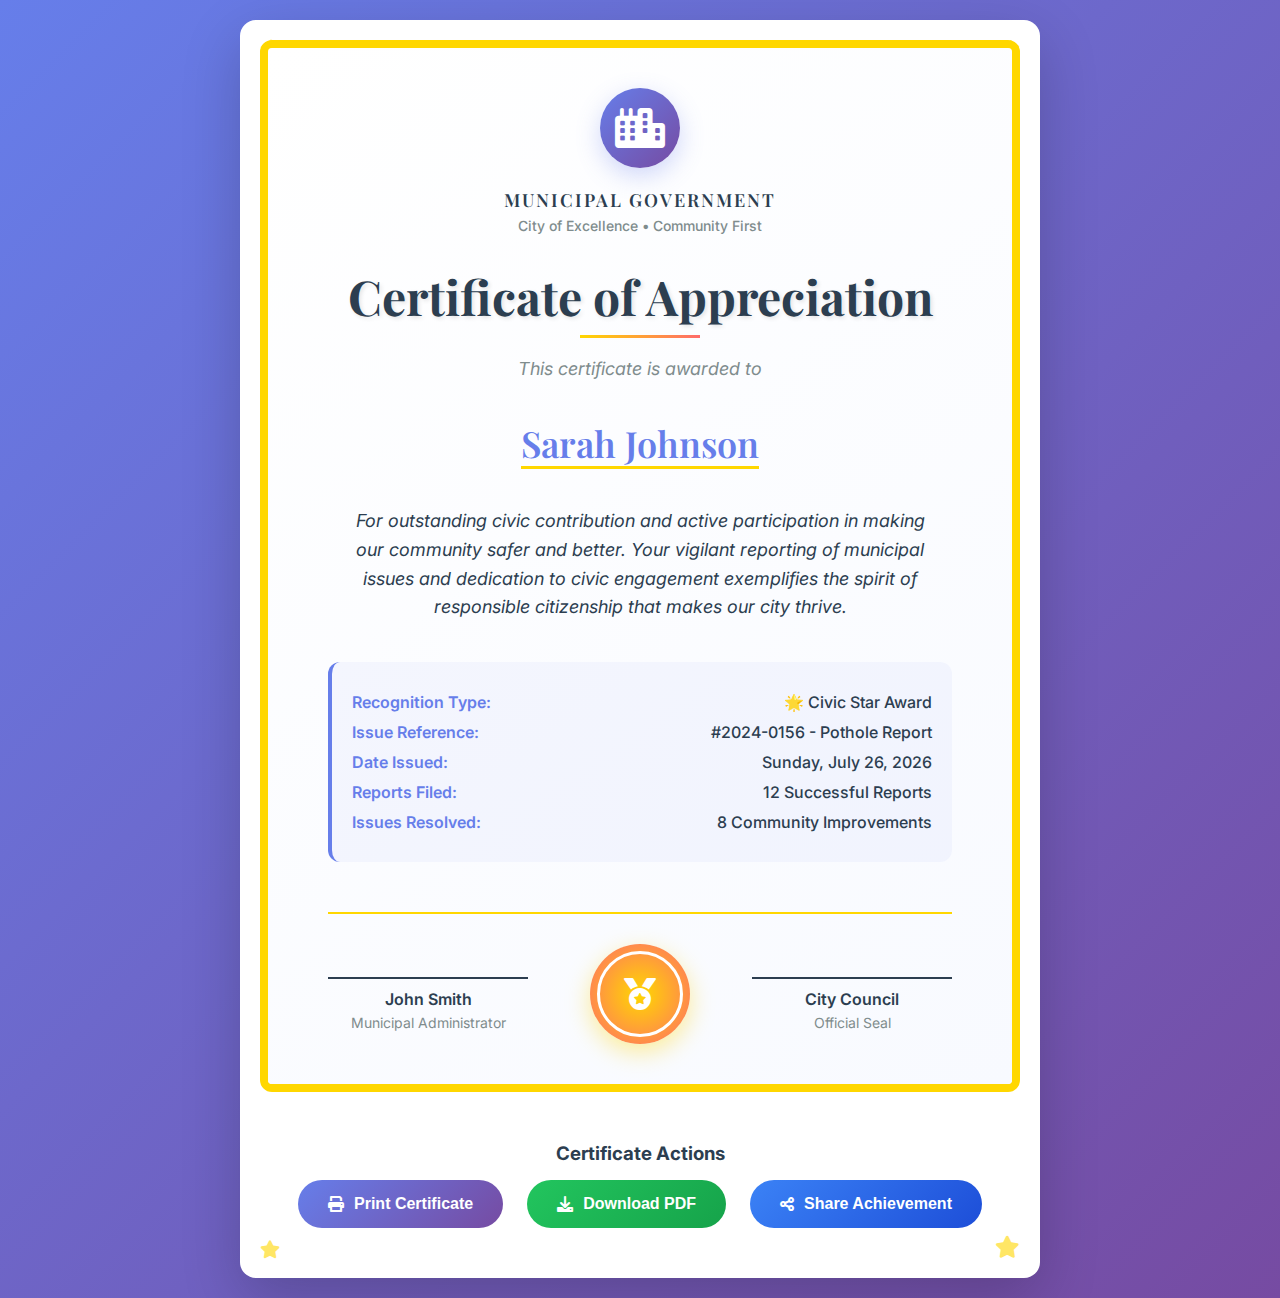
<file: civic-admin-dashboard/certificate-preview.html>
<!DOCTYPE html>
<html lang="en">
<head>
    <meta charset="UTF-8">
    <meta name="viewport" content="width=device-width, initial-scale=1.0">
    <title>Civic Star Certificate Preview</title>
    <link href="https://cdnjs.cloudflare.com/ajax/libs/font-awesome/6.0.0/css/all.min.css" rel="stylesheet">
    <link href="https://fonts.googleapis.com/css2?family=Inter:wght@300;400;500;600;700&family=Playfair+Display:wght@400;600;700&display=swap" rel="stylesheet">
    <style>
        * {
            margin: 0;
            padding: 0;
            box-sizing: border-box;
        }

        body {
            font-family: 'Inter', sans-serif;
            background: linear-gradient(135deg, #667eea 0%, #764ba2 100%);
            min-height: 100vh;
            display: flex;
            align-items: center;
            justify-content: center;
            padding: 20px;
        }

        .certificate-container {
            background: white;
            max-width: 800px;
            width: 100%;
            border-radius: 16px;
            box-shadow: 0 20px 60px rgba(0,0,0,0.2);
            overflow: hidden;
            position: relative;
        }

        .certificate-border {
            border: 8px solid #ffd700;
            border-radius: 12px;
            margin: 20px;
            position: relative;
            overflow: hidden;
        }

        .certificate-border::before {
            content: '';
            position: absolute;
            top: 0;
            left: 0;
            right: 0;
            bottom: 0;
            background: 
                radial-gradient(circle at 25% 25%, #ffd700 2px, transparent 2px),
                radial-gradient(circle at 75% 25%, #ffd700 2px, transparent 2px),
                radial-gradient(circle at 25% 75%, #ffd700 2px, transparent 2px),
                radial-gradient(circle at 75% 75%, #ffd700 2px, transparent 2px);
            background-size: 20px 20px;
            opacity: 0.3;
            pointer-events: none;
        }

        .certificate-content {
            padding: 40px 60px;
            text-align: center;
            position: relative;
            background: linear-gradient(145deg, #ffffff 0%, #f8faff 100%);
        }

        .certificate-header {
            margin-bottom: 30px;
            position: relative;
        }

        .municipal-logo {
            width: 80px;
            height: 80px;
            background: linear-gradient(135deg, #667eea, #764ba2);
            border-radius: 50%;
            display: flex;
            align-items: center;
            justify-content: center;
            margin: 0 auto 20px;
            box-shadow: 0 8px 25px rgba(102, 126, 234, 0.3);
        }

        .municipal-logo i {
            font-size: 40px;
            color: white;
        }

        .municipal-title {
            font-family: 'Playfair Display', serif;
            font-size: 18px;
            font-weight: 600;
            color: #2c3e50;
            text-transform: uppercase;
            letter-spacing: 2px;
            margin-bottom: 5px;
        }

        .municipal-subtitle {
            font-size: 14px;
            color: #7f8c8d;
            font-weight: 500;
        }

        .certificate-title {
            font-family: 'Playfair Display', serif;
            font-size: 48px;
            font-weight: 700;
            color: #2c3e50;
            margin: 30px 0;
            text-shadow: 2px 2px 4px rgba(0,0,0,0.1);
            position: relative;
        }

        .certificate-title::after {
            content: '';
            width: 120px;
            height: 3px;
            background: linear-gradient(90deg, #ffd700, #ff6b6b);
            position: absolute;
            bottom: -10px;
            left: 50%;
            transform: translateX(-50%);
        }

        .certificate-subtitle {
            font-size: 18px;
            color: #7f8c8d;
            margin-bottom: 30px;
            font-style: italic;
        }

        .recipient-section {
            margin: 40px 0;
        }

        .recipient-name {
            font-family: 'Playfair Display', serif;
            font-size: 36px;
            font-weight: 600;
            color: #667eea;
            margin: 20px 0;
            text-decoration: underline;
            text-decoration-color: #ffd700;
            text-decoration-thickness: 3px;
            text-underline-offset: 8px;
        }

        .achievement-text {
            font-size: 18px;
            line-height: 1.6;
            color: #2c3e50;
            margin: 30px 0;
            font-style: italic;
            max-width: 600px;
            margin-left: auto;
            margin-right: auto;
        }

        .certificate-details {
            margin: 40px 0;
            padding: 20px;
            background: rgba(102, 126, 234, 0.05);
            border-radius: 12px;
            border-left: 4px solid #667eea;
        }

        .detail-row {
            display: flex;
            justify-content: space-between;
            align-items: center;
            margin: 10px 0;
            font-weight: 500;
            color: #2c3e50;
        }

        .detail-label {
            font-weight: 600;
            color: #667eea;
        }

        .certificate-footer {
            display: flex;
            justify-content: space-between;
            align-items: center;
            margin-top: 50px;
            padding-top: 30px;
            border-top: 2px solid #ffd700;
        }

        .signature-section {
            text-align: center;
        }

        .signature-line {
            width: 200px;
            height: 2px;
            background: #2c3e50;
            margin: 20px auto 10px;
        }

        .signature-title {
            font-weight: 600;
            color: #2c3e50;
            font-size: 16px;
        }

        .signature-subtitle {
            font-size: 14px;
            color: #7f8c8d;
            margin-top: 5px;
        }

        .certificate-seal {
            width: 100px;
            height: 100px;
            background: radial-gradient(circle, #ffd700 0%, #ff6b6b 100%);
            border-radius: 50%;
            display: flex;
            align-items: center;
            justify-content: center;
            position: relative;
            box-shadow: 0 8px 25px rgba(255, 215, 0, 0.4);
        }

        .certificate-seal::before {
            content: '';
            position: absolute;
            width: 80px;
            height: 80px;
            border: 3px solid white;
            border-radius: 50%;
        }

        .certificate-seal i {
            font-size: 32px;
            color: white;
            z-index: 1;
        }

        .star-decoration {
            position: absolute;
            color: #ffd700;
            opacity: 0.6;
            animation: sparkle 3s infinite;
        }

        .star-1 { top: 20px; left: 20px; font-size: 20px; animation-delay: 0s; }
        .star-2 { top: 20px; right: 20px; font-size: 16px; animation-delay: 1s; }
        .star-3 { bottom: 20px; left: 20px; font-size: 18px; animation-delay: 2s; }
        .star-4 { bottom: 20px; right: 20px; font-size: 22px; animation-delay: 0.5s; }
        .star-5 { top: 50%; left: 20px; font-size: 14px; animation-delay: 1.5s; }
        .star-6 { top: 50%; right: 20px; font-size: 16px; animation-delay: 2.5s; }

        @keyframes sparkle {
            0%, 100% { 
                opacity: 0.3; 
                transform: scale(1) rotate(0deg); 
            }
            50% { 
                opacity: 1; 
                transform: scale(1.2) rotate(180deg); 
            }
        }

        .download-section {
            text-align: center;
            margin: 30px 0;
            padding: 20px;
            background: rgba(255,255,255,0.9);
            border-radius: 12px;
        }

        .download-btn {
            background: linear-gradient(135deg, #667eea, #764ba2);
            color: white;
            border: none;
            padding: 15px 30px;
            border-radius: 50px;
            font-size: 16px;
            font-weight: 600;
            cursor: pointer;
            transition: all 0.3s ease;
            margin: 0 10px;
            display: inline-flex;
            align-items: center;
            gap: 10px;
        }

        .download-btn:hover {
            transform: translateY(-2px);
            box-shadow: 0 10px 30px rgba(102, 126, 234, 0.4);
        }

        .download-btn.secondary {
            background: linear-gradient(135deg, #22c55e, #16a34a);
        }

        @media print {
            body {
                background: white;
                padding: 0;
            }
            
            .download-section {
                display: none;
            }
        }

        @media (max-width: 768px) {
            .certificate-content {
                padding: 30px 30px;
            }
            
            .certificate-title {
                font-size: 36px;
            }
            
            .recipient-name {
                font-size: 28px;
            }
            
            .achievement-text {
                font-size: 16px;
            }
            
            .certificate-footer {
                flex-direction: column;
                gap: 20px;
            }
        }
    </style>
</head>
<body>
    <div class="certificate-container">
        <!-- Star Decorations -->
        <i class="fas fa-star star-decoration star-1"></i>
        <i class="fas fa-star star-decoration star-2"></i>
        <i class="fas fa-star star-decoration star-3"></i>
        <i class="fas fa-star star-decoration star-4"></i>
        <i class="fas fa-star star-decoration star-5"></i>
        <i class="fas fa-star star-decoration star-6"></i>

        <div class="certificate-border">
            <div class="certificate-content">
                <!-- Header -->
                <div class="certificate-header">
                    <div class="municipal-logo">
                        <i class="fas fa-city"></i>
                    </div>
                    <div class="municipal-title">Municipal Government</div>
                    <div class="municipal-subtitle">City of Excellence • Community First</div>
                </div>

                <!-- Certificate Title -->
                <h1 class="certificate-title">Certificate of Appreciation</h1>
                <p class="certificate-subtitle">This certificate is awarded to</p>

                <!-- Recipient -->
                <div class="recipient-section">
                    <h2 class="recipient-name">Sarah Johnson</h2>
                </div>

                <!-- Achievement Text -->
                <p class="achievement-text">
                    For outstanding civic contribution and active participation in making our community safer and better. 
                    Your vigilant reporting of municipal issues and dedication to civic engagement exemplifies the spirit 
                    of responsible citizenship that makes our city thrive.
                </p>

                <!-- Certificate Details -->
                <div class="certificate-details">
                    <div class="detail-row">
                        <span class="detail-label">Recognition Type:</span>
                        <span>🌟 Civic Star Award</span>
                    </div>
                    <div class="detail-row">
                        <span class="detail-label">Issue Reference:</span>
                        <span>#2024-0156 - Pothole Report</span>
                    </div>
                    <div class="detail-row">
                        <span class="detail-label">Date Issued:</span>
                        <span id="certificateDate"></span>
                    </div>
                    <div class="detail-row">
                        <span class="detail-label">Reports Filed:</span>
                        <span>12 Successful Reports</span>
                    </div>
                    <div class="detail-row">
                        <span class="detail-label">Issues Resolved:</span>
                        <span>8 Community Improvements</span>
                    </div>
                </div>

                <!-- Footer with Signatures -->
                <div class="certificate-footer">
                    <div class="signature-section">
                        <div class="signature-line"></div>
                        <div class="signature-title">John Smith</div>
                        <div class="signature-subtitle">Municipal Administrator</div>
                    </div>

                    <div class="certificate-seal">
                        <i class="fas fa-medal"></i>
                    </div>

                    <div class="signature-section">
                        <div class="signature-line"></div>
                        <div class="signature-title">City Council</div>
                        <div class="signature-subtitle">Official Seal</div>
                    </div>
                </div>
            </div>
        </div>

        <!-- Download Section -->
        <div class="download-section">
            <h3 style="margin-bottom: 15px; color: #2c3e50;">Certificate Actions</h3>
            <button class="download-btn" onclick="window.print()">
                <i class="fas fa-print"></i>
                Print Certificate
            </button>
            <button class="download-btn secondary" onclick="downloadAsPDF()">
                <i class="fas fa-download"></i>
                Download PDF
            </button>
            <button class="download-btn" onclick="shareOnSocial()" style="background: linear-gradient(135deg, #3b82f6, #1d4ed8);">
                <i class="fas fa-share-alt"></i>
                Share Achievement
            </button>
        </div>
    </div>

    <script>
        // Set current date
        document.addEventListener('DOMContentLoaded', function() {
            const dateElement = document.getElementById('certificateDate');
            const today = new Date();
            const options = { 
                year: 'numeric', 
                month: 'long', 
                day: 'numeric',
                weekday: 'long'
            };
            dateElement.textContent = today.toLocaleDateString('en-US', options);
        });

        function downloadAsPDF() {
            // In a real implementation, this would generate a PDF
            alert('🎉 PDF generation feature coming soon!\n\nFor now, you can use the Print function and select "Save as PDF" from your browser\'s print dialog.');
        }

        function shareOnSocial() {
            const text = "🌟 I've been recognized as a Civic Star for my community contributions! Proud to help make our city better. #CivicStar #CommunityFirst";
            
            if (navigator.share) {
                navigator.share({
                    title: 'Civic Star Achievement',
                    text: text,
                    url: window.location.href
                });
            } else {
                // Fallback for browsers without native sharing
                const twitterUrl = `https://twitter.com/intent/tweet?text=${encodeURIComponent(text)}`;
                window.open(twitterUrl, '_blank', 'width=550,height=420');
            }
        }

        // Add some interactive sparkle effects
        document.addEventListener('DOMContentLoaded', function() {
            const certificateContainer = document.querySelector('.certificate-container');
            
            certificateContainer.addEventListener('mousemove', function(e) {
                const stars = document.querySelectorAll('.star-decoration');
                const rect = certificateContainer.getBoundingClientRect();
                const x = e.clientX - rect.left;
                const y = e.clientY - rect.top;
                
                stars.forEach((star, index) => {
                    const delay = index * 100;
                    setTimeout(() => {
                        star.style.transform = `translate(${x * 0.01}px, ${y * 0.01}px) scale(1.1) rotate(${x * 0.1}deg)`;
                    }, delay);
                });
            });
            
            certificateContainer.addEventListener('mouseleave', function() {
                const stars = document.querySelectorAll('.star-decoration');
                stars.forEach(star => {
                    star.style.transform = 'translate(0px, 0px) scale(1) rotate(0deg)';
                });
            });
        });
    </script>
</body>
</html>
</file>
